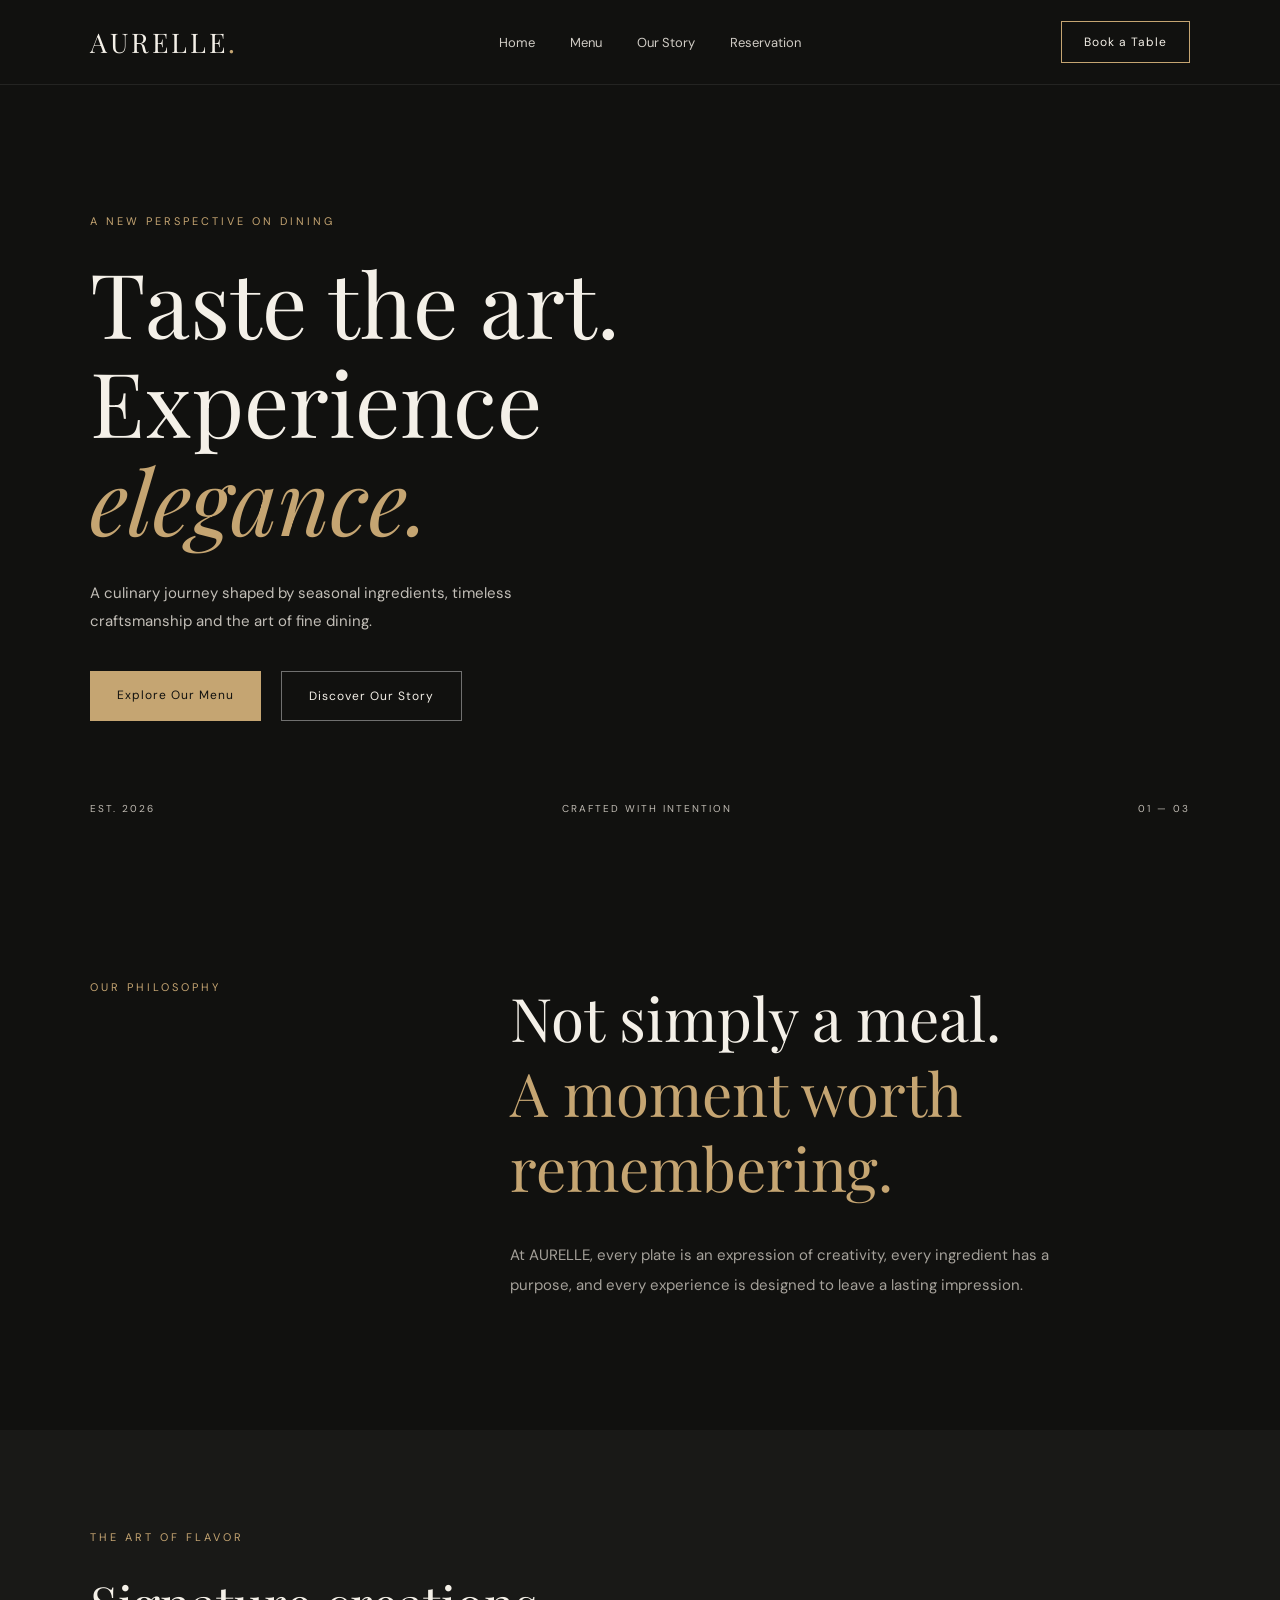
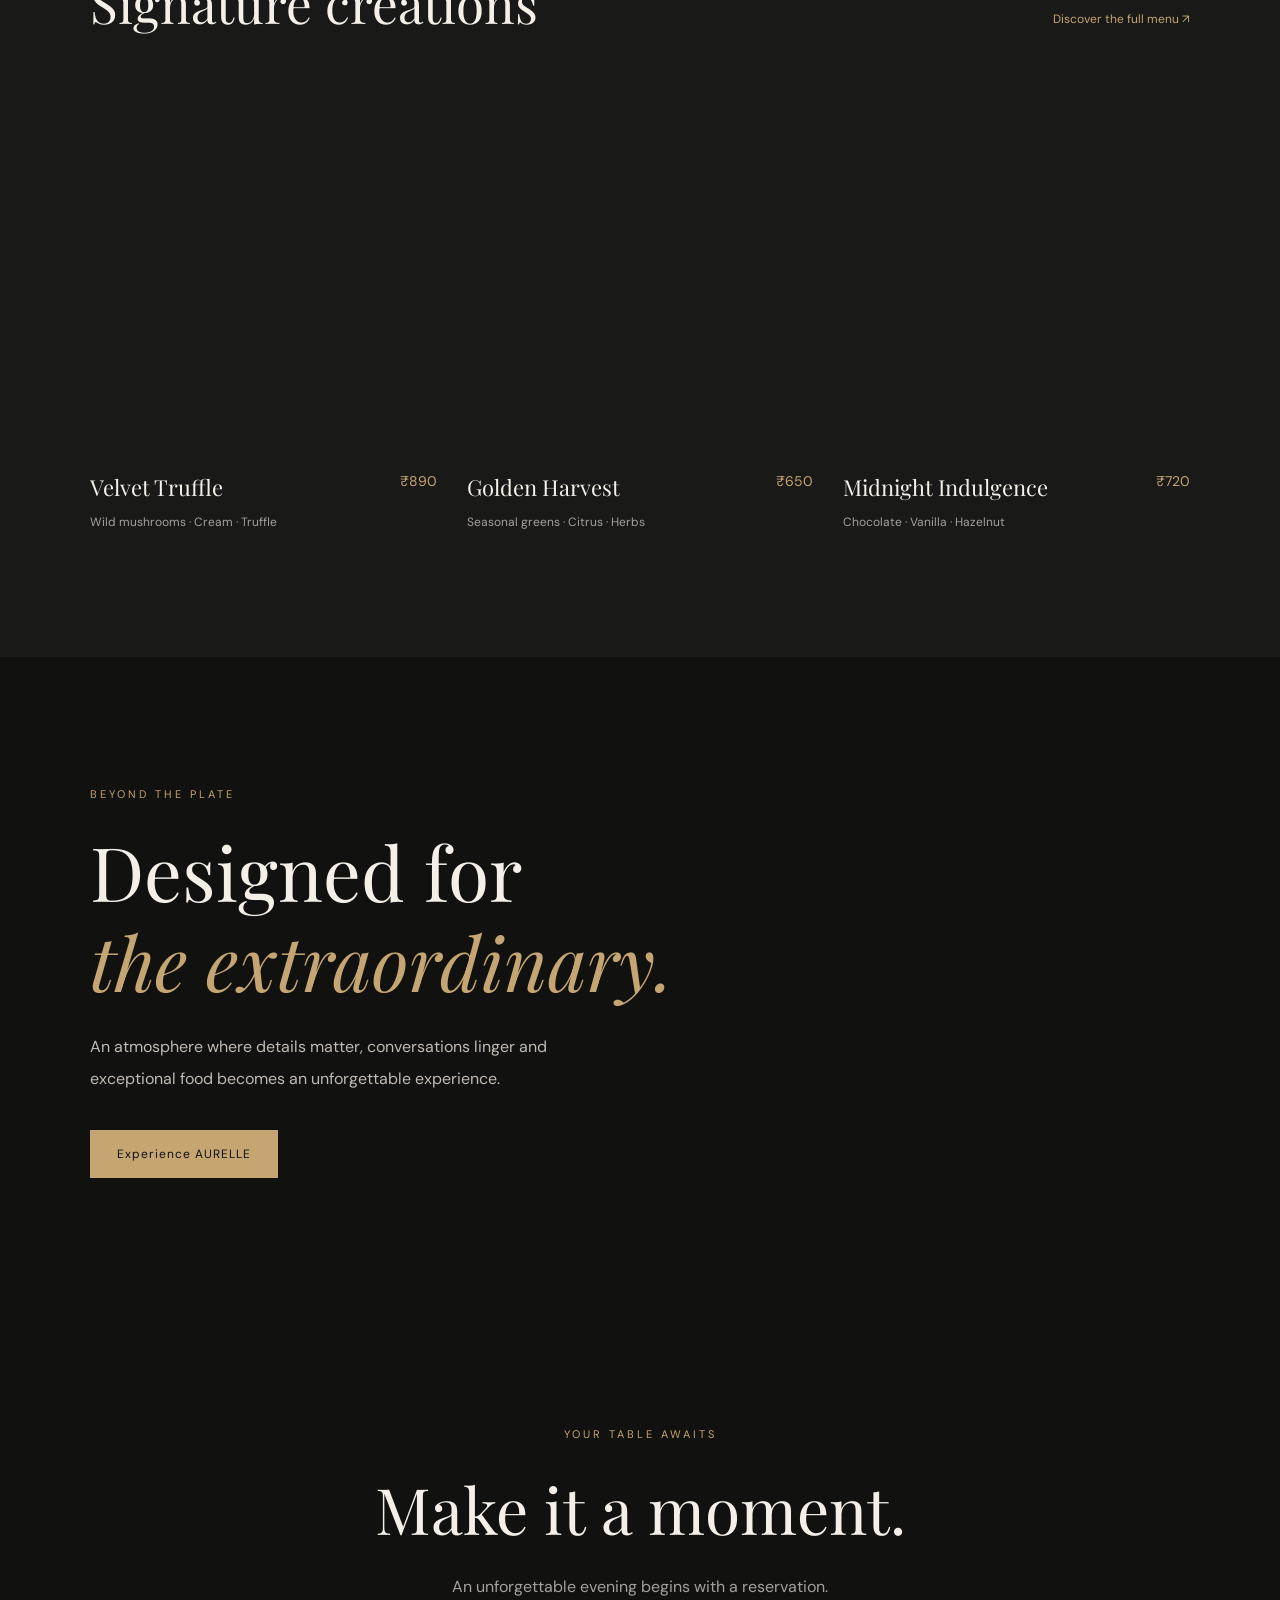
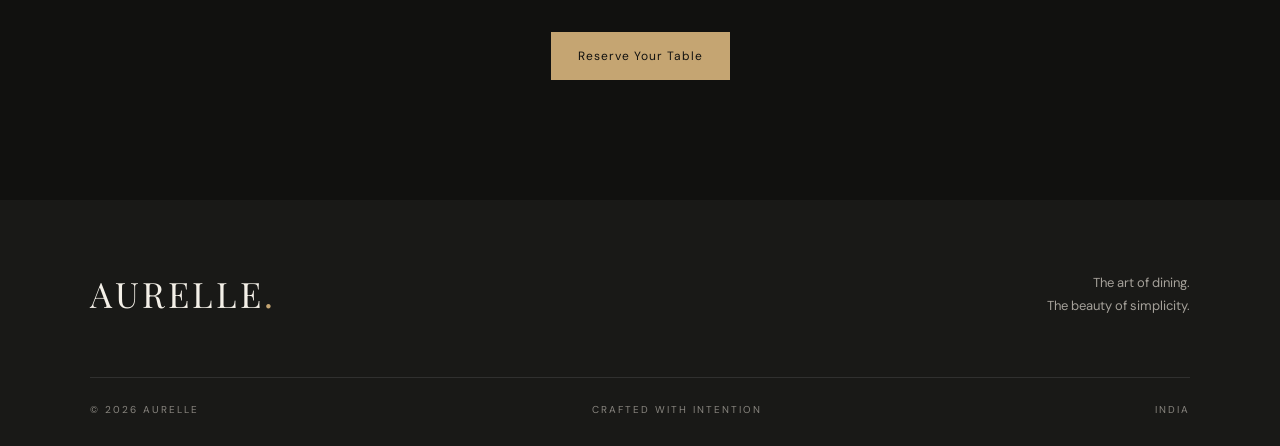
<file: index.html>
<!DOCTYPE html>
<html lang="en">
<head>
    <meta charset="UTF-8">
    <meta name="viewport" content="width=device-width, initial-scale=1.0">
    <title>AURELLE | Fine Dining</title>

    <link rel="stylesheet" href="style.css">

    <link href="https://fonts.googleapis.com/css2?family=DM+Sans:wght@300;400;500;600&family=Playfair+Display:wght@400;500;600&display=swap" rel="stylesheet">
</head>

<body>

    <!-- NAVBAR -->
    <header class="navbar">
        <a href="#" class="logo">AURELLE<span>.</span></a>

        <nav class="nav-links">
            <a href="#home">Home</a>
            <a href="#menu">Menu</a>
            <a href="#story">Our Story</a>
            <a href="#reservation">Reservation</a>
        </nav>

        <a href="#reservation" class="nav-button">Book a Table</a>
    </header>

    <!-- HERO SECTION -->
    <section class="hero" id="home">

        <div class="hero-content">

            <p class="eyebrow">A NEW PERSPECTIVE ON DINING</p>

            <h1>
                Taste the art.<br>
                Experience <em>elegance.</em>
            </h1>

            <p class="hero-description">
                A culinary journey shaped by seasonal ingredients,
                timeless craftsmanship and the art of fine dining.
            </p>

            <div class="hero-buttons">
                <a href="#menu" class="primary-button">Explore Our Menu</a>
                <a href="#story" class="secondary-button">Discover Our Story</a>
            </div>

        </div>

        <div class="hero-bottom">
            <span>EST. 2026</span>
            <span>CRAFTED WITH INTENTION</span>
            <span>01 — 03</span>
        </div>

    </section>

    <!-- INTRO SECTION -->
    <section class="intro" id="story">

        <div class="intro-label">
            <span>OUR PHILOSOPHY</span>
        </div>

        <div class="intro-content">

            <h2>
                Not simply a meal.<br>
                <span>A moment worth remembering.</span>
            </h2>

            <p>
                At AURELLE, every plate is an expression of creativity,
                every ingredient has a purpose, and every experience
                is designed to leave a lasting impression.
            </p>

        </div>

    </section>

    <!-- MENU SECTION -->
    <section class="menu-section" id="menu">

        <div class="section-heading">

            <div>
                <p class="eyebrow">THE ART OF FLAVOR</p>
                <h2>Signature creations</h2>
            </div>

            <a href="#" class="text-link">Discover the full menu ↗</a>

        </div>

        <div class="menu-grid">

            <article class="food-card">

                <div class="food-image food-one"></div>

                <div class="food-info">
                    <div>
                        <h3>Velvet Truffle</h3>
                        <p>Wild mushrooms · Cream · Truffle</p>
                    </div>

                    <span>₹890</span>
                </div>

            </article>

            <article class="food-card">

                <div class="food-image food-two"></div>

                <div class="food-info">
                    <div>
                        <h3>Golden Harvest</h3>
                        <p>Seasonal greens · Citrus · Herbs</p>
                    </div>

                    <span>₹650</span>
                </div>

            </article>

            <article class="food-card">

                <div class="food-image food-three"></div>

                <div class="food-info">
                    <div>
                        <h3>Midnight Indulgence</h3>
                        <p>Chocolate · Vanilla · Hazelnut</p>
                    </div>

                    <span>₹720</span>
                </div>

            </article>

        </div>

    </section>

    <!-- EXPERIENCE SECTION -->
    <section class="experience">

        <div class="experience-content">

            <p class="eyebrow">BEYOND THE PLATE</p>

            <h2>
                Designed for<br>
                <em>the extraordinary.</em>
            </h2>

            <p>
                An atmosphere where details matter, conversations linger
                and exceptional food becomes an unforgettable experience.
            </p>

            <a href="#reservation" class="primary-button">
                Experience AURELLE
            </a>

        </div>

    </section>

    <!-- RESERVATION -->
    <section class="reservation" id="reservation">

        <p class="eyebrow">YOUR TABLE AWAITS</p>

        <h2>Make it a moment.</h2>

        <p>
            An unforgettable evening begins with a reservation.
        </p>

        <a href="#" class="primary-button">Reserve Your Table</a>

    </section>

    <!-- FOOTER -->
    <footer class="footer">

        <div class="footer-top">

            <h2>AURELLE<span>.</span></h2>

            <p>
                The art of dining.<br>
                The beauty of simplicity.
            </p>

        </div>

        <div class="footer-bottom">

            <span>© 2026 AURELLE</span>
            <span>CRAFTED WITH INTENTION</span>
            <span>INDIA</span>

        </div>

    </footer>

</body>
</html>
</file>
<file: style.css>
/* =========================
   GLOBAL SETTINGS
========================= */

* {
    margin: 0;
    padding: 0;
    box-sizing: border-box;
}

html {
    scroll-behavior: smooth;
}

body {
    background: #11110f;
    color: #f4f0e8;
    font-family: 'DM Sans', sans-serif;
}

a {
    text-decoration: none;
    color: inherit;
}

:root {
    --background: #11110f;
    --cream: #f4f0e8;
    --gold: #c5a572;
    --muted: #a5a19a;
}

.eyebrow {
    font-size: 11px;
    letter-spacing: 3px;
    color: var(--gold);
    margin-bottom: 25px;
}

/* =========================
   NAVBAR
========================= */

.navbar {
    width: 100%;
    min-height: 85px;
    padding: 0 7%;
    display: flex;
    align-items: center;
    justify-content: space-between;
    border-bottom: 1px solid rgba(255,255,255,0.08);
    background: #11110f;
}

.logo {
    font-family: 'Playfair Display', serif;
    font-size: 27px;
    letter-spacing: 3px;
}

.logo span,
.footer h2 span {
    color: var(--gold);
}

.nav-links {
    display: flex;
    gap: 35px;
}

.nav-links a {
    color: #d0ccc5;
    font-size: 13px;
    transition: 0.3s;
}

.nav-links a:hover {
    color: var(--gold);
}

.nav-button {
    border: 1px solid var(--gold);
    padding: 12px 22px;
    font-size: 12px;
    letter-spacing: 1px;
    transition: 0.3s;
}

.nav-button:hover {
    background: var(--gold);
    color: #11110f;
}

/* =========================
   HERO
========================= */

.hero {
    min-height: 85vh;
    position: relative;
    display: flex;
    align-items: center;
    padding: 100px 7%;

    background:
    linear-gradient(
        90deg,
        rgba(17,17,15,0.95) 0%,
        rgba(17,17,15,0.65) 50%,
        rgba(17,17,15,0.15) 100%
    ),

    url("https://images.unsplash.com/photo-1517248135467-4c7edcad34c4?auto=format&fit=crop&w=2000&q=85");

    background-size: cover;
    background-position: center;
}

.hero-content {
    max-width: 750px;
}

.hero h1 {
    font-family: 'Playfair Display', serif;
    font-size: clamp(55px, 7vw, 100px);
    font-weight: 400;
    line-height: 1.1;
    margin-bottom: 30px;
}

.hero h1 em {
    color: var(--gold);
    font-weight: 400;
}

.hero-description {
    max-width: 480px;
    color: #c2beb7;
    line-height: 1.9;
    font-size: 15px;
    margin-bottom: 35px;
}

.hero-buttons {
    display: flex;
    flex-wrap: wrap;
    gap: 20px;
}

.primary-button {
    display: inline-block;
    background: var(--gold);
    color: #11110f;
    padding: 16px 27px;
    font-size: 12px;
    letter-spacing: 1px;
    transition: 0.3s;
}

.primary-button:hover {
    background: #e0c18f;
    transform: translateY(-2px);
}

.secondary-button {
    border: 1px solid rgba(255,255,255,0.4);
    padding: 16px 27px;
    font-size: 12px;
    letter-spacing: 1px;
    transition: 0.3s;
}

.secondary-button:hover {
    border-color: var(--gold);
    color: var(--gold);
}

.hero-bottom {
    position: absolute;
    bottom: 35px;
    left: 7%;
    right: 7%;
    display: flex;
    justify-content: space-between;
    color: #c0bbb3;
    font-size: 10px;
    letter-spacing: 2px;
}

/* =========================
   INTRODUCTION
========================= */

.intro {
    padding: 130px 7%;
    display: grid;
    grid-template-columns: 1fr 2fr;
    gap: 80px;
}

.intro-label {
    color: var(--gold);
    font-size: 11px;
    letter-spacing: 3px;
}

.intro h2 {
    font-family: 'Playfair Display', serif;
    font-size: clamp(35px, 5vw, 60px);
    font-weight: 400;
    line-height: 1.25;
    margin-bottom: 35px;
}

.intro h2 span {
    color: var(--gold);
}

.intro-content p {
    color: var(--muted);
    max-width: 600px;
    line-height: 2;
    font-size: 15px;
}

/* =========================
   MENU
========================= */

.menu-section {
    padding: 100px 7%;
    background: #191917;
}

.section-heading {
    display: flex;
    justify-content: space-between;
    align-items: end;
    margin-bottom: 50px;
    gap: 25px;
}

.section-heading h2 {
    font-family: 'Playfair Display', serif;
    font-size: clamp(35px, 4vw, 55px);
    font-weight: 400;
}

.text-link {
    font-size: 12px;
    color: var(--gold);
    padding-bottom: 10px;
}

.menu-grid {
    display: grid;
    grid-template-columns: repeat(3, 1fr);
    gap: 30px;
}

.food-card {
    overflow: hidden;
}

.food-image {
    height: 360px;
    background-size: cover;
    background-position: center;
    transition: transform 0.6s;
}

.food-card:hover .food-image {
    transform: scale(1.03);
}

.food-one {
    background-image:
    url("https://images.unsplash.com/photo-1473093295043-cdd812d0e601?auto=format&fit=crop&w=900&q=85");
}

.food-two {
    background-image:
    url("https://images.unsplash.com/photo-1512621776951-a57141f2eefd?auto=format&fit=crop&w=900&q=85");
}

.food-three {
    background-image:
    url("https://images.unsplash.com/photo-1488477181946-6428a0291777?auto=format&fit=crop&w=900&q=85");
}

.food-info {
    display: flex;
    justify-content: space-between;
    align-items: start;
    padding: 25px 0;
    gap: 15px;
}

.food-info h3 {
    font-family: 'Playfair Display', serif;
    font-size: 22px;
    font-weight: 400;
    margin-bottom: 10px;
}

.food-info p {
    font-size: 12px;
    color: var(--muted);
    line-height: 1.7;
}

.food-info > span {
    color: var(--gold);
    font-size: 14px;
}

/* =========================
   EXPERIENCE
========================= */

.experience {
    min-height: 650px;
    padding: 120px 7%;
    display: flex;
    align-items: center;

    background:
    linear-gradient(
        90deg,
        rgba(17,17,15,0.95),
        rgba(17,17,15,0.65),
        rgba(17,17,15,0.1)
    ),

    url("https://images.unsplash.com/photo-1414235077428-338989a2e8c0?auto=format&fit=crop&w=1800&q=85");

    background-size: cover;
    background-position: center;
}

.experience-content {
    max-width: 600px;
}

.experience h2 {
    font-family: 'Playfair Display', serif;
    font-size: clamp(45px, 6vw, 75px);
    font-weight: 400;
    line-height: 1.2;
    margin-bottom: 25px;
}

.experience h2 em {
    color: var(--gold);
}

.experience-content > p:not(.eyebrow) {
    color: #c0bbb3;
    line-height: 2;
    max-width: 480px;
    margin-bottom: 35px;
}

/* =========================
   RESERVATION
========================= */

.reservation {
    text-align: center;
    padding: 120px 7%;
}

.reservation h2 {
    font-family: 'Playfair Display', serif;
    font-size: clamp(40px, 5vw, 65px);
    font-weight: 400;
    margin-bottom: 25px;
}

.reservation > p:not(.eyebrow) {
    color: var(--muted);
    margin-bottom: 35px;
}

/* =========================
   FOOTER
========================= */

.footer {
    background: #191917;
    padding: 70px 7% 30px;
}

.footer-top {
    display: flex;
    justify-content: space-between;
    align-items: center;
    padding-bottom: 60px;
}

.footer h2 {
    font-family: 'Playfair Display', serif;
    font-size: 35px;
    font-weight: 400;
    letter-spacing: 3px;
}

.footer-top p {
    color: var(--muted);
    line-height: 1.8;
    text-align: right;
    font-size: 13px;
}

.footer-bottom {
    border-top: 1px solid rgba(255,255,255,0.1);
    padding-top: 25px;
    display: flex;
    justify-content: space-between;
    color: #88857f;
    font-size: 10px;
    letter-spacing: 2px;
}

/* =========================
   RESPONSIVE DESIGN
========================= */

@media (max-width: 900px) {

    .navbar {
        padding: 20px 5%;
    }

    .nav-links {
        gap: 18px;
    }

    .intro {
        grid-template-columns: 1fr;
        gap: 30px;
    }

    .menu-grid {
        grid-template-columns: repeat(2, 1fr);
    }

    .food-image {
        height: 300px;
    }

}

@media (max-width: 600px) {

    .navbar {
        flex-wrap: wrap;
        gap: 20px;
    }

    .nav-links {
        width: 100%;
        justify-content: space-between;
        gap: 12px;
    }

    .nav-links a {
        font-size: 11px;
    }

    .nav-button {
        display: none;
    }

    .hero {
        min-height: 80vh;
        padding: 80px 5%;
    }

    .hero h1 {
        font-size: 55px;
    }

    .hero-bottom {
        left: 5%;
        right: 5%;
        font-size: 8px;
    }

    .hero-bottom span:nth-child(2) {
        display: none;
    }

    .intro,
    .menu-section,
    .experience,
    .reservation {
        padding: 80px 5%;
    }

    .section-heading {
        flex-direction: column;
        align-items: start;
    }

    .menu-grid {
        grid-template-columns: 1fr;
    }

    .food-image {
        height: 350px;
    }

    .footer-top {
        flex-direction: column;
        align-items: start;
        gap: 30px;
    }

    .footer-top p {
        text-align: left;
    }

    .footer-bottom {
        flex-direction: column;
        gap: 15px;
    }

}
</file>
